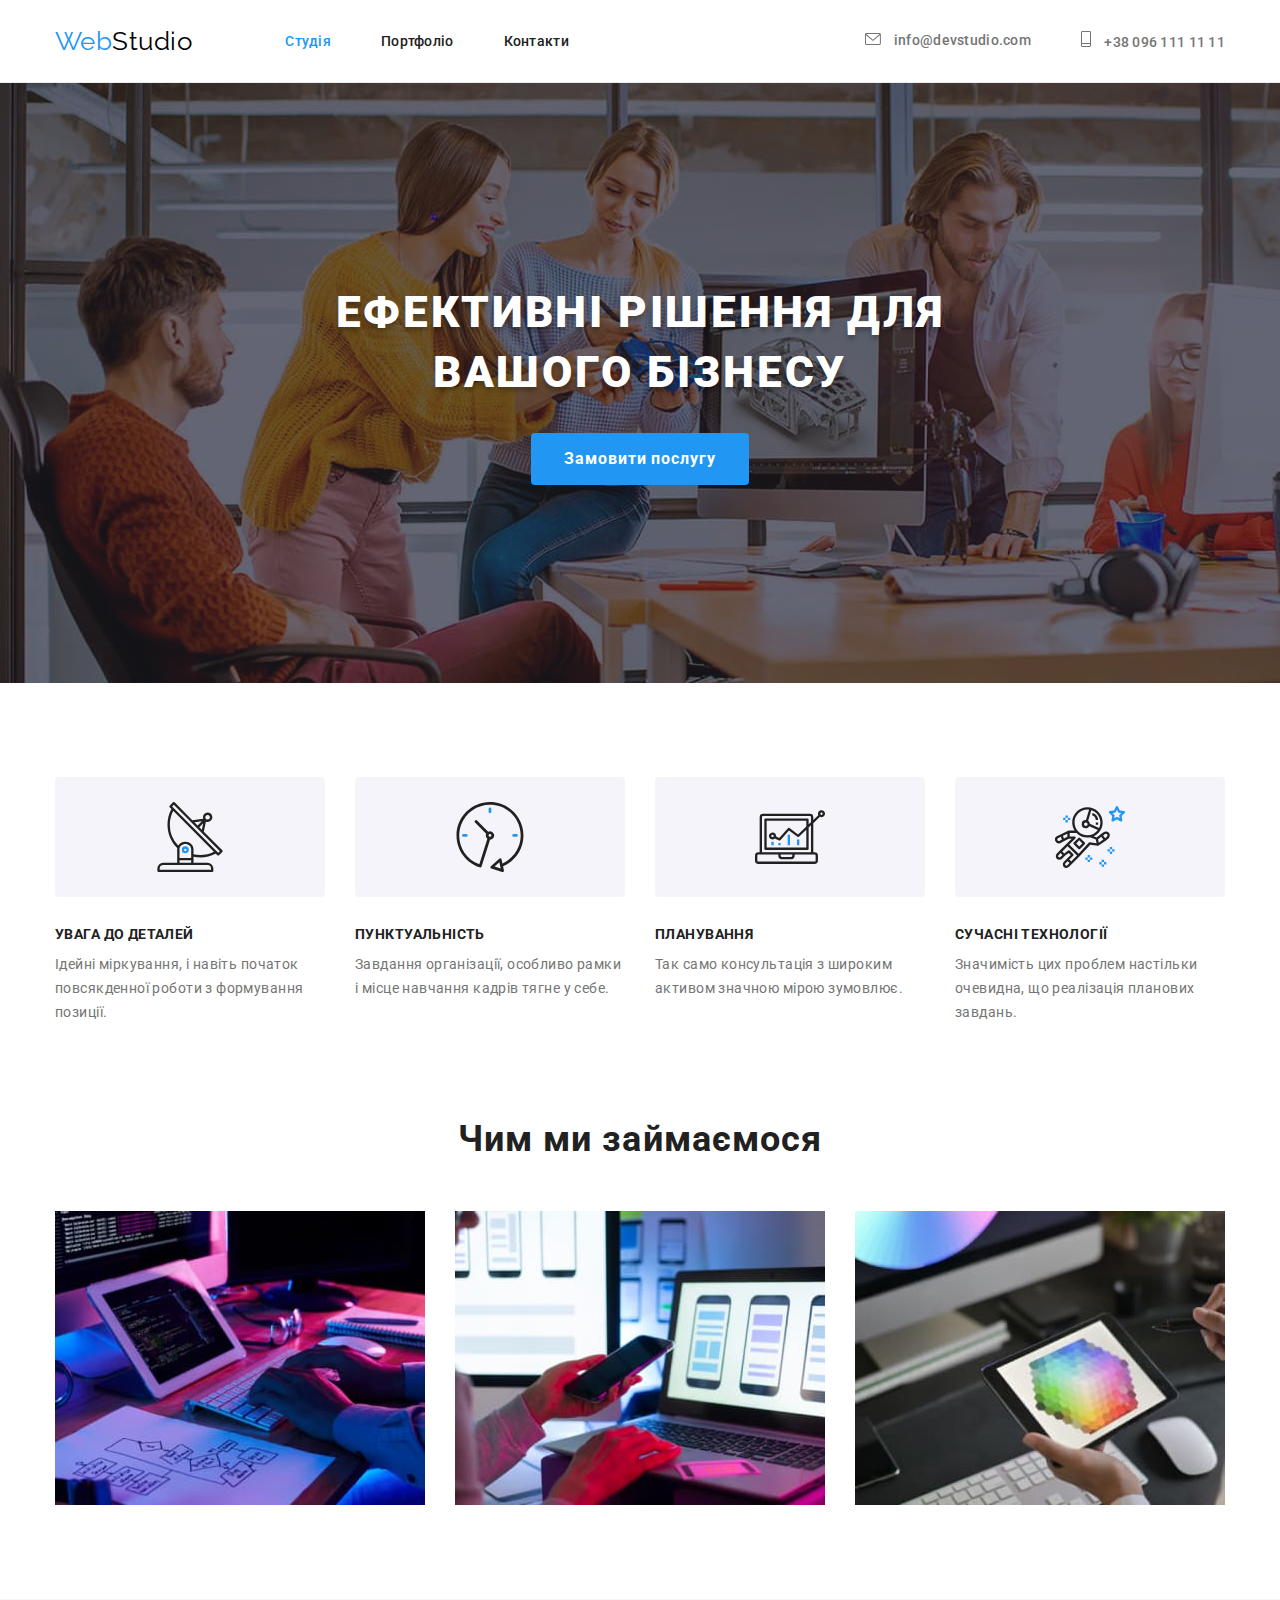
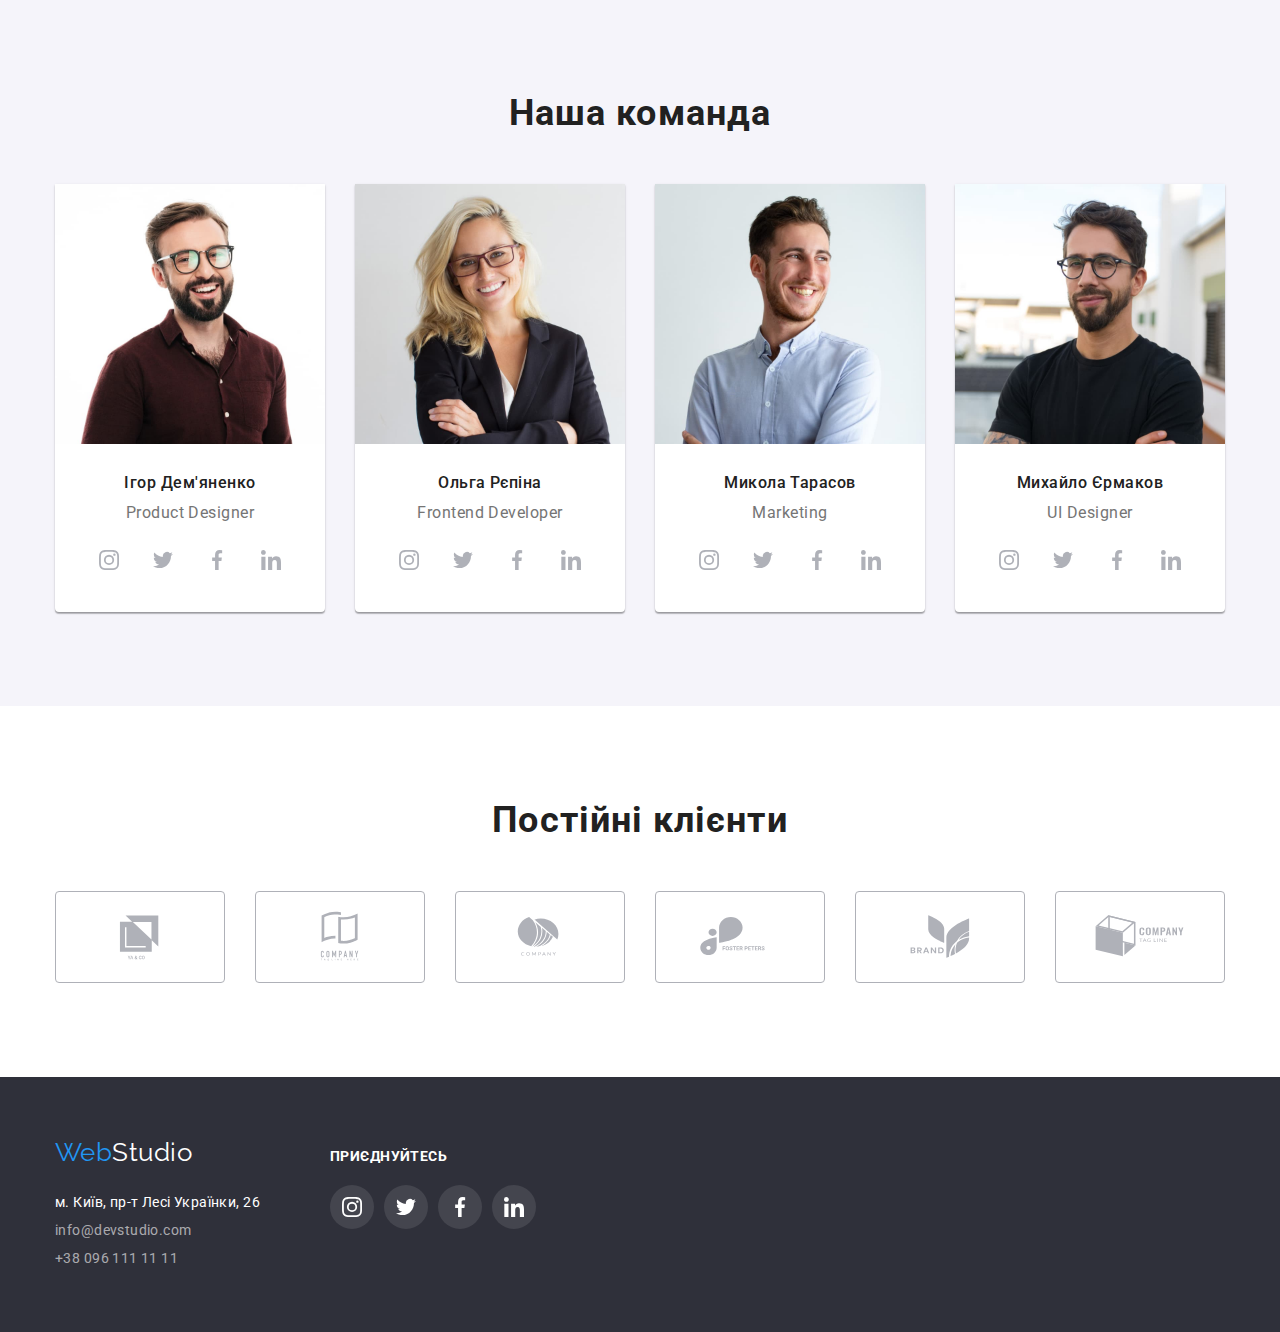
<file: index.html>
<!DOCTYPE html>
<html lang="ua">
  <head>
    <meta charset="UTF-8" />
    <meta http-equiv="X-UA-Compatible" content="IE=edge" />
    <meta name="viewport" content="width=device-width, initial-scale=1.0" />
    <title>WebStudio</title>
    <link rel="preconnect" href="https://fonts.googleapis.com" />
    <link rel="preconnect" href="https://fonts.gstatic.com" crossorigin />
    <link
      href="https://fonts.googleapis.com/css2?family=Raleway:wght@700&family=Roboto:wght@400;500;700;900&display=swap"
      rel="stylesheet"
    />
    <link
      rel="stylesheet"
      href="https://cdnjs.cloudflare.com/ajax/libs/modern-normalize/1.1.0/modern-normalize.min.css"
    />
    <link rel="stylesheet" href="./css/style.css" />
  </head>
  <body>
    <header>
      <div class="container header-block">
        <nav class="nav">
          <a href="#" class="logo">Web<span class="logo-text">Studio</span></a>
          <ul class="header-nav-list">
            <li class="header-nav-iteam items">
              <a href="#" class="header-nav-link active">Студія</a>
            </li>
            <li class="header-nav-iteam items">
              <a href="./portfolio.html" class="header-nav-link">Портфоліо</a>
            </li>
            <li class="header-nav-iteam items">
              <a href="#" class="header-nav-link">Контакти</a>
            </li>
          </ul>
        </nav>
        <ul class="header-list">
          <li class="iteam">
            <a href="mailto:info@devstudio.com" class="header-link">
              <svg class="icon" width="16" height="12">
                <use href="./images/sprite.svg#icon-envelope"></use>
              </svg>
              info@devstudio.com</a
            >
          </li>
          <li class="iteam">
            <a href="tel:+380961111111" class="header-link"
              ><svg class="icon" width="10" height="16">
                <use href="./images/sprite.svg#icon-tell"></use>
              </svg>
              +38 096 111 11 11</a
            >
          </li>
        </ul>
      </div>
    </header>

    <main>
      <section class="hero">
        <div class="container">
          <h1 class="main-title">Ефективні рішення для вашого бізнесу</h1>
          <button type="button" class="btn">Замовити послугу</button>
        </div>
      </section>
      <section class="section">
        <div class="container">
          <h2 hidden>Особливості</h2>
          <ul class="main-list">
            <li class="main-items">
              <div class="image-svg">
                <svg class="main-item-svg">
                  <use href="./images/sprite.svg#icon-antenna"></use>
                </svg>
              </div>
              <h3 class="desc-title">УВАГА ДО ДЕТАЛЕЙ</h3>
              <p class="desc-text">
                Ідейні міркування, і навіть початок повсякденної роботи з
                формування позиції.
              </p>
            </li>
            <li class="main-items">
              <div class="image-svg">
                <svg class="main-item-svg">
                  <use href="./images/sprite.svg#icon-clock"></use>
                </svg>
              </div>
              <h3 class="desc-title">ПУНКТУАЛЬНІСТЬ</h3>
              <p class="desc-text">
                Завдання організації, особливо рамки і місце навчання кадрів
                тягне у себе.
              </p>
            </li>
            <li class="main-items">
              <div class="image-svg">
                <svg class="main-item-svg">
                  <use href="./images/sprite.svg#icon-diagram"></use>
                </svg>
              </div>
              <h3 class="desc-title">ПЛАНУВАННЯ</h3>
              <p class="desc-text">
                Так само консультація з широким активом значною мірою зумовлює.
              </p>
            </li>
            <li class="main-items">
              <div class="image-svg">
                <svg class="main-item-svg">
                  <use href="./images/sprite.svg#icon-astronaut"></use>
                </svg>
              </div>
              <h3 class="desc-title">СУЧАСНІ ТЕХНОЛОГІЇ</h3>
              <p class="desc-text">
                Значимість цих проблем настільки очевидна, що реалізація
                планових завдань.
              </p>
            </li>
          </ul>
        </div>
      </section>
      <section class="section-bottom-padding">
        <div class="container">
          <h2 class="title">Чим ми займаємося</h2>
          <ul class="work-list">
            <li class="work-items">
              <img
                src="./images/keyboard.jpg"
                alt="клавіатура і планшет"
                width="370"
              />
            </li>
            <li class="work-items">
              <img
                src="./images/phone.jpg"
                alt="телефон і ноутбук"
                width="370"
              />
            </li>
            <li class="work-items">
              <img src="./images/tablet.jpg" alt="планшет" width="370" />
            </li>
          </ul>
        </div>
      </section>
      <section class="section team">
        <div class="container">
          <h2 class="title">Наша команда</h2>
          <ul class="team-list">
            <li class="team-card">
              <img
                src="./images/team_card_1.jpg"
                alt="чоловік на білому фоні"
                width="270"
              />
              <div class="card">
                <h3 class="name">Ігор Дем'яненко</h3>
                <p class="profession">Product Designer</p>
                <ul class="svg-list-card">
                  <li class="svg-item-card">
                    <a href="#" class="svg-link-card"
                      ><svg class="card-link-svg">
                        <use href="./images/sprite.svg#icon-instagram"></use>
                      </svg>
                    </a>
                  </li>
                  <li class="svg-item-card">
                    <a href="#" class="svg-link-card"
                      ><svg class="card-link-svg">
                        <use href="./images/sprite.svg#icon-twitter"></use>
                      </svg>
                    </a>
                  </li>
                  <li class="svg-item-card">
                    <a href="#" class="svg-link-card"
                      ><svg class="card-link-svg">
                        <use href="./images/sprite.svg#icon-facebook"></use>
                      </svg>
                    </a>
                  </li>
                  <li class="svg-item-card">
                    <a href="#" class="svg-link-card"
                      ><svg class="card-link-svg">
                        <use href="./images/sprite.svg#icon-linkedin"></use>
                      </svg>
                    </a>
                  </li>
                </ul>
              </div>
            </li>
            <li class="team-card">
              <img
                src="./images/team_card_2.jpg"
                alt="жінка на сірому фоні "
                width="270"
              />
              <div class="card">
                <h3 class="name">Ольга Рєпіна</h3>
                <p class="profession">Frontend Developer</p>
                <ul class="svg-list-card">
                  <li class="svg-item-card">
                    <a href="#" class="svg-link-card"
                      ><svg class="card-link-svg">
                        <use href="./images/sprite.svg#icon-instagram"></use>
                      </svg>
                    </a>
                  </li>
                  <li class="svg-item-card">
                    <a href="#" class="svg-link-card"
                      ><svg class="card-link-svg">
                        <use href="./images/sprite.svg#icon-twitter"></use>
                      </svg>
                    </a>
                  </li>
                  <li class="svg-item-card">
                    <a href="#" class="svg-link-card"
                      ><svg class="card-link-svg">
                        <use href="./images/sprite.svg#icon-facebook"></use>
                      </svg>
                    </a>
                  </li>
                  <li class="svg-item-card">
                    <a href="#" class="svg-link-card"
                      ><svg class="card-link-svg">
                        <use href="./images/sprite.svg#icon-linkedin"></use>
                      </svg>
                    </a>
                  </li>
                </ul>
              </div>
            </li>
            <li class="team-card">
              <img
                src="./images/team_card_3.jpg"
                alt="чоловік на сірому фоні"
                width="270"
              />
              <div class="card">
                <h3 class="name">Микола Тарасов</h3>
                <p class="profession">Marketing</p>
                <ul class="svg-list-card">
                  <li class="svg-item-card">
                    <a href="#" class="svg-link-card"
                      ><svg class="card-link-svg">
                        <use href="./images/sprite.svg#icon-instagram"></use>
                      </svg>
                    </a>
                  </li>
                  <li class="svg-item-card">
                    <a href="#" class="svg-link-card"
                      ><svg class="card-link-svg">
                        <use href="./images/sprite.svg#icon-twitter"></use>
                      </svg>
                    </a>
                  </li>
                  <li class="svg-item-card">
                    <a href="#" class="svg-link-card"
                      ><svg class="card-link-svg">
                        <use href="./images/sprite.svg#icon-facebook"></use>
                      </svg>
                    </a>
                  </li>
                  <li class="svg-item-card">
                    <a href="#" class="svg-link-card"
                      ><svg class="card-link-svg">
                        <use href="./images/sprite.svg#icon-linkedin"></use>
                      </svg>
                    </a>
                  </li>
                </ul>
              </div>
            </li>
            <li class="team-card">
              <img
                src="./images/team_card_4.jpg"
                alt="чоловік на вулиці"
                width="270"
              />
              <div class="card">
                <h3 class="name">Михайло Єрмаков</h3>
                <p class="profession">UI Designer</p>
                <ul class="svg-list-card">
                  <li class="svg-item-card">
                    <a href="#" class="svg-link-card"
                      ><svg class="card-link-svg">
                        <use href="./images/sprite.svg#icon-instagram"></use>
                      </svg>
                    </a>
                  </li>
                  <li class="svg-item-card">
                    <a href="#" class="svg-link-card"
                      ><svg class="card-link-svg">
                        <use href="./images/sprite.svg#icon-twitter"></use>
                      </svg>
                    </a>
                  </li>
                  <li class="svg-item-card">
                    <a href="#" class="svg-link-card"
                      ><svg class="card-link-svg">
                        <use href="./images/sprite.svg#icon-facebook"></use>
                      </svg>
                    </a>
                  </li>
                  <li class="svg-item-card">
                    <a href="#" class="svg-link-card"
                      ><svg class="card-link-svg">
                        <use href="./images/sprite.svg#icon-linkedin"></use>
                      </svg>
                    </a>
                  </li>
                </ul>
              </div>
            </li>
          </ul>
        </div>
      </section>
      <section class="section">
        <div class="container">
          <h2 class="title">Постійні клієнти</h2>
          <ul class="brand-list">
            <li class="brand-item-svg">
              <a href="#" class="brand-svg"
                ><svg class="brand-link-svg">
                  <use href="./images/sprite.svg#icon-yaco"></use>
                </svg>
              </a>
            </li>
            <li class="brand-item-svg">
              <a href="#" class="brand-svg"
                ><svg class="brand-link-svg">
                  <use href="./images/sprite.svg#icon-tage-line-here"></use>
                </svg>
              </a>
            </li>
            <li class="brand-item-svg">
              <a href="#" class="brand-svg"
                ><svg class="brand-link-svg">
                  <use href="./images/sprite.svg#icon-company"></use>
                </svg>
              </a>
            </li>
            <li class="brand-item-svg">
              <a href="#" class="brand-svg"
                ><svg class="brand-link-svg">
                  <use href="./images/sprite.svg#icon-foster-peters"></use>
                </svg>
              </a>
            </li>
            <li class="brand-item-svg">
              <a href="#" class="brand-svg"
                ><svg class="brand-link-svg">
                  <use href="./images/sprite.svg#icon-brand-log"></use>
                </svg>
              </a>
            </li>
            <li class="brand-item-svg">
              <a href="#" class="brand-svg"
                ><svg class="brand-link-svg">
                  <use href="./images/sprite.svg#icon-teg-line"></use>
                </svg>
              </a>
            </li>
          </ul>
        </div>
      </section>
    </main>

    <footer class="footer">
      <div class="container footer-flex">
        <div class="footer-cont">
          <a href="#" class="footer-logo"
            >Web<span class="footer-logo-text">Studio</span></a
          >
          <address class="footer-all">
            <ul>
              <li>
                <a
                  href="https://www.google.com/maps/d/viewer?mid=10uSM3H-mIU3GznYo2szRIEphczw&hl=en_US&ll=50.42732700000001%2C30.538092&z=17"
                  target="_blank"
                  rel="noopener noreferrer"
                  class="address"
                  >м. Київ, пр-т Лесі Українки, 26</a
                >
              </li>
              <li>
                <a href="mailto:info@devstudio.com" class="footer-link"
                  >info@devstudio.com</a
                >
              </li>
              <li>
                <a href="tel:+380961111111" class="footer-link"
                  >+38 096 111 11 11</a
                >
              </li>
            </ul>
          </address>
        </div>
        <div class="conteiner-link">
          <h3 class="footer-link-title">приєднуйтесь</h3>
          <ul class="svg-list">
            <li class="svg-item">
              <a href="#" class="svg-link"
                ><svg class="footer-link-svg">
                  <use href="./images/sprite.svg#icon-instagram"></use>
                </svg>
              </a>
            </li>
            <li class="svg-item">
              <a href="#" class="svg-link"
                ><svg class="footer-link-svg">
                  <use href="./images/sprite.svg#icon-twitter"></use>
                </svg>
              </a>
            </li>
            <li class="svg-item">
              <a href="#" class="svg-link"
                ><svg class="footer-link-svg">
                  <use href="./images/sprite.svg#icon-facebook"></use>
                </svg>
              </a>
            </li>
            <li class="svg-item">
              <a href="#" class="svg-link"
                ><svg class="footer-link-svg">
                  <use href="./images/sprite.svg#icon-linkedin"></use>
                </svg>
              </a>
            </li>
          </ul>
        </div>
      </div>
    </footer>
  </body>
</html>
</file>
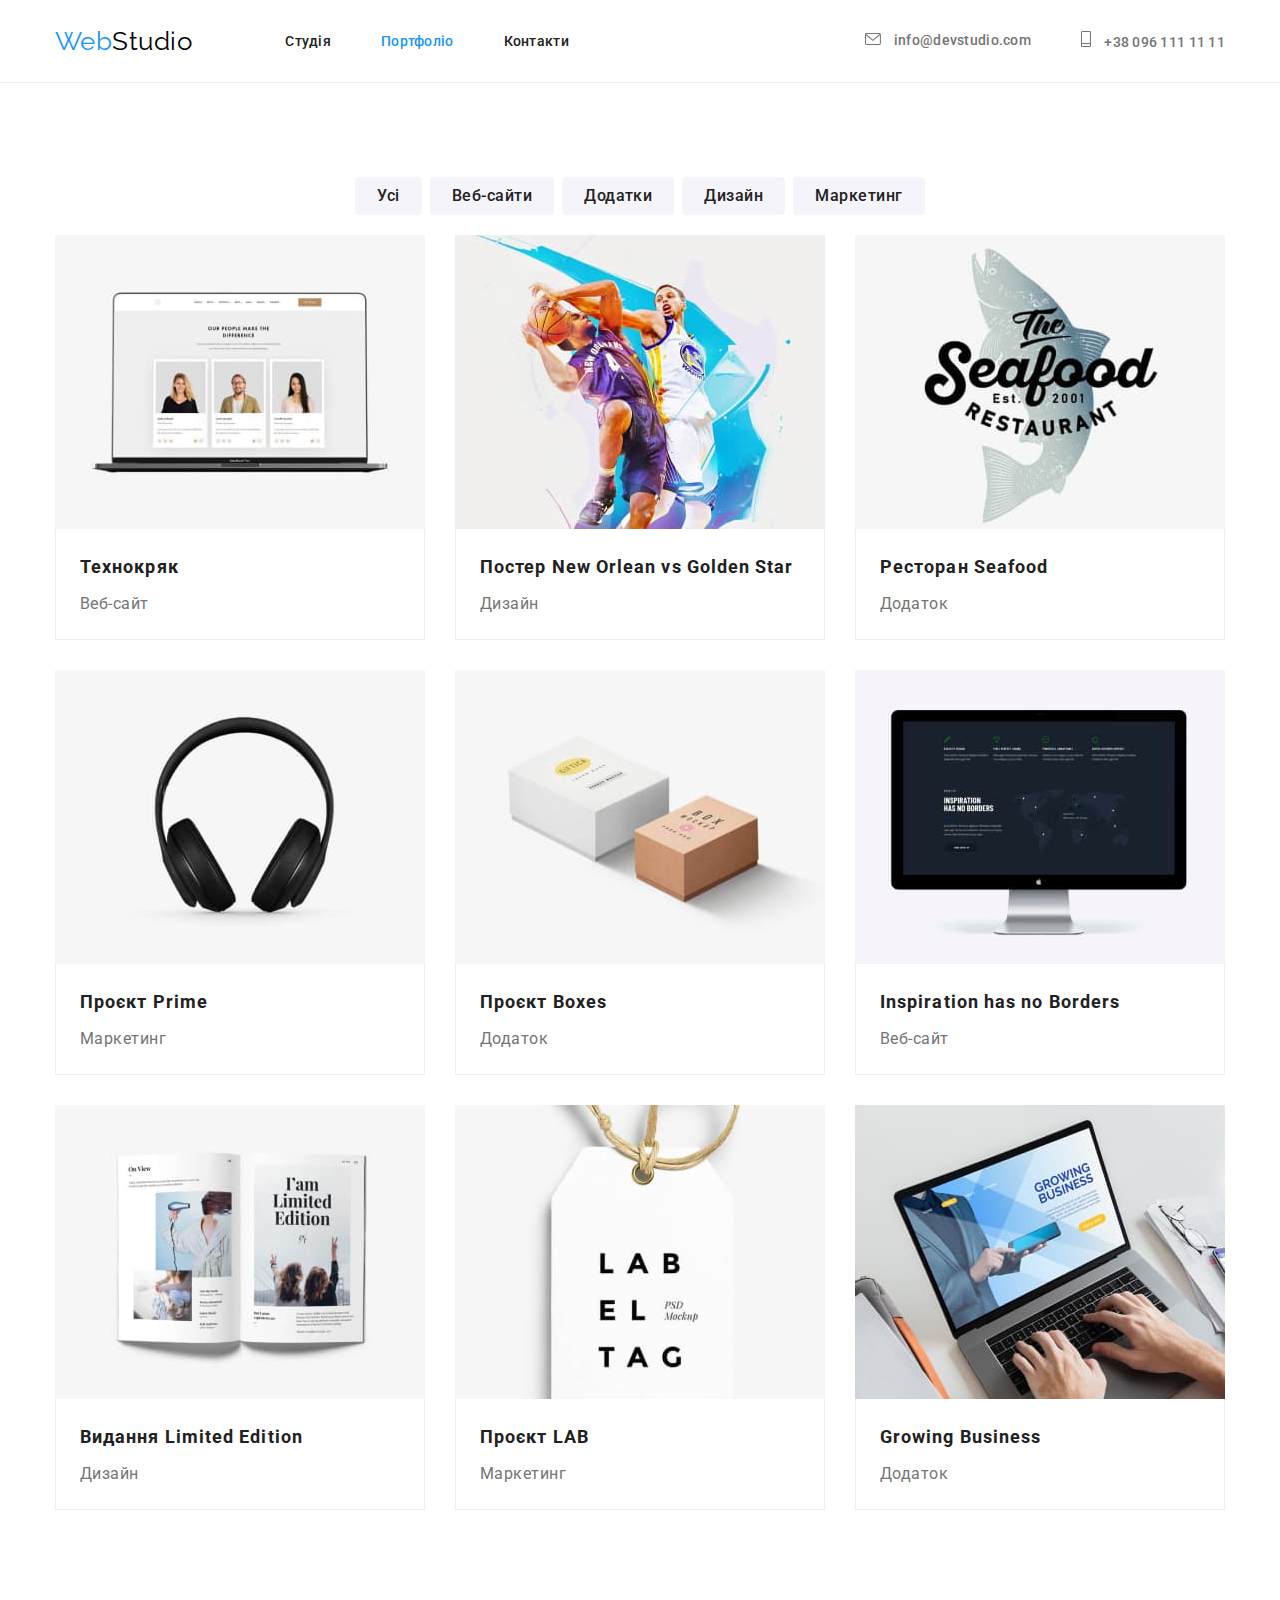
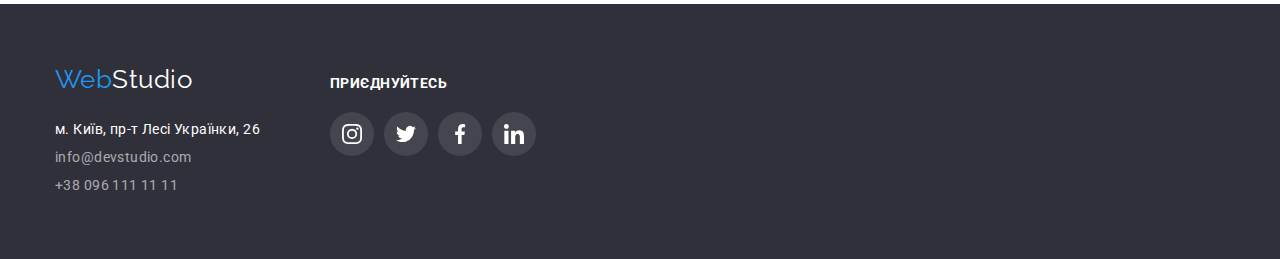
<file: portfolio.html>
<!DOCTYPE html>
<html lang="ua">
  <head>
    <meta charset="UTF-8" />
    <meta http-equiv="X-UA-Compatible" content="IE=edge" />
    <meta name="viewport" content="width=device-width, initial-scale=1.0" />
    <title>WebStudio</title>
    <link rel="preconnect" href="https://fonts.googleapis.com" />
    <link rel="preconnect" href="https://fonts.gstatic.com" crossorigin />
    <link
      href="https://fonts.googleapis.com/css2?family=Raleway:wght@700&family=Roboto:wght@400;500;700;900&display=swap"
      rel="stylesheet"
    />
    <link
      rel="stylesheet"
      href="https://cdnjs.cloudflare.com/ajax/libs/modern-normalize/1.1.0/modern-normalize.min.css"
    />
    <link rel="stylesheet" href="./css/style.css" />
  </head>
  <body>
    <header>
      <div class="container header-block">
        <nav class="nav">
          <a href="./index.html" class="logo"
            >Web<span class="logo-text">Studio</span></a
          >
          <ul class="header-nav-list">
            <li class="header-nav-iteam items">
              <a href="./index.html" class="header-nav-link">Студія</a>
            </li>
            <li class="header-nav-iteam items">
              <a href="./portfolio.html" class="header-nav-link active"
                >Портфоліо</a
              >
            </li>
            <li class="header-nav-iteam items">
              <a href="#" class="header-nav-link">Контакти</a>
            </li>
          </ul>
        </nav>
        <ul class="header-list">
          <li class="iteam">
            <a href="mailto:info@devstudio.com" class="header-link">
              <svg class="icon" width="16" height="12">
                <use href="./images/sprite.svg#icon-envelope"></use>
              </svg>
              info@devstudio.com</a
            >
          </li>
          <li class="iteam">
            <a href="tel:+380961111111" class="header-link"
              ><svg class="icon" width="10" height="16">
                <use href="./images/sprite.svg#icon-tell"></use>
              </svg>
              +38 096 111 11 11</a
            >
          </li>
        </ul>
      </div>
    </header>

    <main>
      <section class="section">
        <div class="container">
          <h1 hidden>Наші работи</h1>
          <ul class="filter-list">
            <li class="filter-iteam">
              <button type="button" class="filter-btn">Усі</button>
            </li>
            <li class="filter-iteam">
              <button type="button" class="filter-btn">Веб-сайти</button>
            </li>
            <li class="filter-iteam">
              <button type="button" class="filter-btn">Додатки</button>
            </li>
            <li class="filter-iteam">
              <button type="button" class="filter-btn">Дизайн</button>
            </li>
            <li class="filter-iteam">
              <button type="button" class="filter-btn">Маркетинг</button>
            </li>
          </ul>
          <ul class="portfolio-list">
            <li class="portfolio-item">
              <a href="#" class="portfolio-card">
                <img src="./images/laptop.jpg" alt="ноутбук" width="370" />
                <div class="portfolio-work">
                  <h2 class="title-project">Технокряк</h2>
                  <p class="text-project">Веб-сайт</p>
                </div>
              </a>
            </li>
            <li class="portfolio-item">
              <a href="#" class="portfolio-card">
                <img
                  src="./images/basketball.jpg"
                  alt="баскетбол"
                  width="370"
                />
                <div class="portfolio-work">
                  <h2 class="title-project">
                    Постер New Orlean vs Golden Star
                  </h2>
                  <p class="text-project">Дизайн</p>
                </div>
              </a>
            </li>
            <li class="portfolio-item">
              <a href="#" class="portfolio-card">
                <img
                  src="./images/seafood.jpg"
                  alt="емблема ресторану"
                  width="370"
                />
                <div class="portfolio-work">
                  <h2 class="title-project">Ресторан Seafood</h2>
                  <p class="text-project">Додаток</p>
                </div>
              </a>
            </li>
            <li class="portfolio-item">
              <a href="#" class="portfolio-card">
                <img src="./images/prime.jpg" alt="навушники" width="370" />
                <div class="portfolio-work">
                  <h2 class="title-project">Проєкт Prime</h2>
                  <p class="text-project">Маркетинг</p>
                </div>
              </a>
            </li>
            <li class="portfolio-item">
              <a href="" class="portfolio-card">
                <img src="./images/boxes.jpg" alt="коробочки" width="370" />
                <div class="portfolio-work">
                  <h2 class="title-project">Проєкт Boxes</h2>
                  <p class="text-project">Додаток</p>
                </div>
              </a>
            </li>
            <li class="portfolio-item">
              <a href="#" class="portfolio-card">
                <img src="./images/inspiration.jpg" alt="монітор" width="370" />
                <div class="portfolio-work">
                  <h2 class="title-project">Inspiration has no Borders</h2>
                  <p class="text-project">Веб-сайт</p>
                </div>
              </a>
            </li>
            <li class="portfolio-item">
              <a href="#" class="portfolio-card">
                <img
                  src="./images/limited-edition.jpg"
                  alt="книга"
                  width="370"
                />
                <div class="portfolio-work">
                  <h2 class="title-project">Видання Limited Edition</h2>
                  <p class="text-project">Дизайн</p>
                </div>
              </a>
            </li>
            <li class="portfolio-item">
              <a href="#" class="portfolio-card">
                <img src="./images/lab.jpg" alt="картка" width="370" />
                <div class="portfolio-work">
                  <h2 class="title-project">Проєкт LAB</h2>
                  <p class="text-project">Маркетинг</p>
                </div>
              </a>
            </li>
            <li class="portfolio-item">
              <a href="#" class="portfolio-card">
                <img
                  src="./images/growing-business.jpg"
                  alt="ноутбук"
                  width="370"
                />
                <div class="portfolio-work">
                  <h2 class="title-project">Growing Business</h2>
                  <p class="text-project">Додаток</p>
                </div>
              </a>
            </li>
          </ul>
        </div>
      </section>
    </main>

    <footer class="footer">
      <div class="container footer-flex">
        <div class="footer-cont">
          <a href="#" class="footer-logo"
            >Web<span class="footer-logo-text">Studio</span></a
          >
          <address class="footer-all">
            <ul>
              <li>
                <a
                  href="https://www.google.com/maps/d/viewer?mid=10uSM3H-mIU3GznYo2szRIEphczw&hl=en_US&ll=50.42732700000001%2C30.538092&z=17"
                  target="_blank"
                  rel="noopener noreferrer"
                  class="address"
                  >м. Київ, пр-т Лесі Українки, 26</a
                >
              </li>
              <li>
                <a href="mailto:info@devstudio.com" class="footer-link"
                  >info@devstudio.com</a
                >
              </li>
              <li>
                <a href="tel:+380961111111" class="footer-link"
                  >+38 096 111 11 11</a
                >
              </li>
            </ul>
          </address>
        </div>
        <div class="conteiner-link">
          <h3 class="footer-link-title">приєднуйтесь</h3>
          <ul class="svg-list">
            <li class="svg-item">
              <a href="#" class="svg-link"
                ><svg class="footer-link-svg">
                  <use href="./images/sprite.svg#icon-instagram"></use>
                </svg>
              </a>
            </li>
            <li class="svg-item">
              <a href="#" class="svg-link"
                ><svg class="footer-link-svg">
                  <use href="./images/sprite.svg#icon-twitter"></use>
                </svg>
              </a>
            </li>
            <li class="svg-item">
              <a href="#" class="svg-link"
                ><svg class="footer-link-svg">
                  <use href="./images/sprite.svg#icon-facebook"></use>
                </svg>
              </a>
            </li>
            <li class="svg-item">
              <a href="#" class="svg-link"
                ><svg class="footer-link-svg">
                  <use href="./images/sprite.svg#icon-linkedin"></use>
                </svg>
              </a>
            </li>
          </ul>
        </div>
      </div>
    </footer>
  </body>
</html>
</file>
<file: css/style.css>
:root {
  --main-color: #757575;
  --secondary-color: #212121;
  --tertiary-color: #ffffff;
  --hover-color: #2196f3;
  --background-color: #2f303a;
  --background-color-btn: #f5f4fa;
}

*,
*::before,
*::after {
  box-sizing: border-box;
}

h1,
h2,
h3,
h4,
p {
  margin-top: 0;
  margin-bottom: 0;
}

body {
  color: var(--main-color);
  font-family: "Roboto", sans-serif;
  letter-spacing: 0.03em;
}

ul {
  margin-top: 0;
  margin-bottom: 0;
  padding: 0;
  list-style: none;
}

.container {
  padding-left: 15px;
  padding-right: 15px;
  width: 1200px;
  margin: 0 auto;
}

/* header */
header {
  border-bottom: 1px solid #ececec;
}

.header-block {
  display: flex;
  align-items: center;
}

.nav {
  display: flex;
  align-items: center;
}

.header-nav-list {
  display: flex;
  margin-left: 93px;
}

.header-nav-iteam + .items {
  margin-left: 50px;
}

.header-nav-iteam {
  display: block;
  padding-top: 32px;
  padding-bottom: 32px;
}

.header-list {
  display: flex;
  margin-left: auto;
}

li + .iteam {
  margin-left: 50px;
}

.logo {
  color: #2196f3;

  font-family: "Raleway", sans-serif;
  font-size: 26px;
  line-height: 1.19;
  text-decoration: none;
}

.logo-text {
  color: #000000;
}

.header-nav-link.active {
  color: var(--hover-color);
}

.header-nav-link {
  color: var(--secondary-color);
  font-weight: 500;
  font-size: 14px;
  line-height: 1.14;
  letter-spacing: 0.02em;
  text-decoration: none;
}

.header-nav-link:hover,
.header-nav-link:focus {
  color: var(--hover-color);
}

.icon {
  margin-right: 10px;
  fill: var(--main-color);
}

.header-link {
  color: var(--main-color);
  font-weight: 500;
  font-size: 14px;
  line-height: 1.14;
  letter-spacing: 0.02em;
  text-decoration: none;
}

.header-link:hover,
.header-link:focus {
  color: var(--hover-color);
}

.header-link:hover .icon,
.header-link:focus .icon {
  fill: var(--hover-color);
}

/* main */

/* hero */

.hero {
  max-width: 1600px;
  height: 600px;
  margin-left: auto;
  margin-right: auto;

  background-image: linear-gradient(
      to right,
      rgba(47, 48, 58, 0.4),
      rgba(47, 48, 58, 0.4)
    ),
    url("../images/hero-back.jpg");

  padding-top: 200px;
  padding-bottom: 200px;

  text-align: center;
}

.main-title {
  width: 696px;
  margin-left: auto;
  margin-right: auto;
  color: var(--tertiary-color);
  font-weight: 900;
  font-size: 44px;
  line-height: 1.36;
  text-align: center;
  letter-spacing: 0.06em;
  text-transform: uppercase;
  text-shadow: 0px 4px 4px rgba(0, 0, 0, 0.25);
}

.btn {
  padding: 10px 32px;
  margin-top: 30px;
  margin-bottom: 0;
  border: 1px solid transparent;
  border-radius: 4px;

  color: var(--tertiary-color);
  background-color: #2196f3;

  font-weight: 700;
  font-size: 16px;
  line-height: 1.87;
  text-align: center;
  letter-spacing: 0.06em;
  cursor: pointer;
}

/* Особливості */

.section {
  padding-top: 94px;
  padding-bottom: 94px;
}

li + .main-items {
  margin-left: 30px;
}

.image-svg {
  width: 270px;
  height: 120px;
  background: #f5f4fa;
  display: flex;
  justify-content: center;
  align-items: center;
  border-radius: 4px;
}

.main-item-svg {
  width: 70px;
  height: 70px;
}

.main-list {
  display: flex;
}

.main-items {
  width: 270px;
}

.desc-title {
  margin-top: 30px;
  color: var(--secondary-color);

  font-weight: 700;
  font-size: 14px;
  line-height: 1.14;
  letter-spacing: 0.03em;
  text-transform: uppercase;
}

.desc-text {
  margin-top: 10px;
  margin-bottom: 0;

  font-size: 14px;
  line-height: 1.71;
  letter-spacing: 0.03em;
}

/* Чим ми займаємося */

.section-bottom-padding {
  padding-top: 0;
  padding-bottom: 94px;
}

img {
  display: block;
}

li + .work-items {
  margin-left: 30px;
}

.work-list {
  display: flex;
}

/* Наша команда */

.team {
  background-color: #f5f4fa;
}

.title {
  margin-top: 0;
  margin-bottom: 50px;
  color: var(--secondary-color);
  font-weight: 700;
  font-size: 36px;
  line-height: 1, 16;
  text-align: center;
  letter-spacing: 0.03em;
}

.team-list {
  display: flex;
}

li + .team-card {
  margin-left: 30px;
}

.team-card {
  width: 270px;
  background-color: #ffffff;
  box-shadow: 0px 1px 3px rgba(0, 0, 0, 0.12), 0px 1px 1px rgba(0, 0, 0, 0.14),
    0px 2px 1px rgba(0, 0, 0, 0.2);
  border-radius: 0px 0px 4px 4px;
}

.card {
  text-align: center;
  padding-top: 30px;
  padding-bottom: 30px;
}

.name {
  color: var(--secondary-color);
  font-weight: 500;
  font-size: 16px;
  line-height: 1.18;
  letter-spacing: 0.03em;
}

.profession {
  margin-top: 10px;
  margin-bottom: 0;

  line-height: 19px;
  letter-spacing: 0.03em;
}

.svg-list-card {
  display: flex;
  justify-content: center;
  margin-top: 16px;
}

.svg-link-card {
  display: flex;
  width: 44px;
  height: 44px;
  border-radius: 50%;
  justify-content: center;
  align-items: center;
}

li.svg-item-card + .svg-item-card {
  margin-left: 10px;
}

.svg-link-card:hover,
.svg-link-card:focus {
  background-color: #2196f3;
}

.svg-link-card:hover .card-link-svg,
.svg-link-card:focus .card-link-svg {
  fill: #ffffff;
}

.card-link-svg {
  width: 20px;
  height: 20px;
  fill: #afb1b8;
}

/* brand */

.brand-list {
  display: flex;
  gap: 30px;
}

.brand-svg {
  display: flex;
  width: 170px;
  height: 92px;
  border: 1px solid #afb1b8;
  border-radius: 4px;
  justify-content: center;
  align-items: center;
}

.brand-link-svg {
  width: 100px;
  height: 60px;
  fill: #afb1b8;
}

.brand-svg:hover,
.brand-svg:focus {
  border-color: var(--hover-color);
}

.brand-svg:hover .brand-link-svg,
.brand-svg:focus .brand-link-svg {
  fill: var(--hover-color);
}

/* footer */

.footer {
  background-color: var(--background-color);
}

.footer-cont {
  padding-top: 60px;
  padding-bottom: 60px;
}

.footer-flex {
  display: flex;
}

.footer-logo {
  color: #2196f3;

  font-family: "Raleway", sans-serif;
  font-size: 26px;
  line-height: 1.19;
  text-decoration: none;
}

.footer-logo-text {
  color: var(--tertiary-color);
}

.footer-all {
  margin-top: 20px;
}

.address {
  margin-top: 20px;
  margin-bottom: 0;

  color: var(--tertiary-color);

  font-style: normal;
  font-size: 14px;
  line-height: 2;
  letter-spacing: 0.03em;
  text-decoration: none;
}

.address:hover,
.address:focus {
  color: var(--hover-color);
}

.footer-link {
  margin-top: 9px;
  margin-bottom: 0;

  color: rgba(255, 255, 255, 0.6);

  font-style: normal;
  font-size: 14px;
  line-height: 2;
  letter-spacing: 0.03em;
  text-decoration: none;
}

.footer-link-title {
  font-weight: 700;
  font-size: 14px;
  line-height: 1.14;
  letter-spacing: 0.03em;
  text-transform: uppercase;

  color: #ffffff;
}

.footer-link:hover,
.footer-link:focus {
  color: var(--hover-color);
}

.conteiner-link {
  padding-top: 72px;
  padding-bottom: 100px;
  margin-left: 70px;
}

.svg-list {
  margin-top: 20px;
  display: flex;
  gap: 10px;
}

.svg-link {
  width: 44px;
  height: 44px;
  background-color: rgba(255, 255, 255, 0.1);
  border-radius: 50%;
  display: flex;
  justify-content: center;
  align-items: center;
}

.footer-link-svg {
  width: 20px;
  height: 20px;
  fill: #ffffff;
}

.svg-link:hover,
.svg-link:focus {
  background-color: #2196f3;
}

/* portfolio main */

.filter-list {
  margin-bottom: 20px;
  display: flex;
  justify-content: center;
}

li + .filter-iteam {
  margin-left: 8px;
}

.filter-btn {
  border: 1px solid transparent;
  border-radius: 4px;
  padding: 5px 21px;
  color: var(--secondary-color);
  background-color: var(--background-color-btn);
  font-weight: 500;
  font-size: 16px;
  line-height: 1.62;
  text-align: center;
  letter-spacing: 0.03em;
  cursor: pointer;
}

.filter-btn:hover,
.filter-btn:focus {
  color: var(--tertiary-color);
  background-color: var(--hover-color);
}

.portfolio-list {
  display: flex;
  flex-wrap: wrap;
  gap: 30px;
}

.portfolio-card {
  display: block;
  text-decoration: none;
}

.portfolio-card:hover,
.portfolio-card:focus {
  box-shadow: 0px 1px 1px rgba(0, 0, 0, 0.12), 0px 4px 4px rgba(0, 0, 0, 0.06),
    1px 4px 6px rgba(0, 0, 0, 0.16);
  outline: 0;
}

.portfolio-work {
  padding: 20px 24px;
  align-items: center;
  border-top: 0;
  border-bottom: 1px solid #eeeeee;
  border-left: 1px solid #eeeeee;
  border-right: 1px solid #eeeeee;
}

.title-project {
  color: var(--secondary-color);

  font-weight: 700;
  font-size: 18px;
  line-height: 2;
  letter-spacing: 0.06em;
}

.text-project {
  color: #757575;
  margin-top: 4px;
  font-size: 16px;
  line-height: 1.87;
  letter-spacing: 0.03em;
}
</file>
